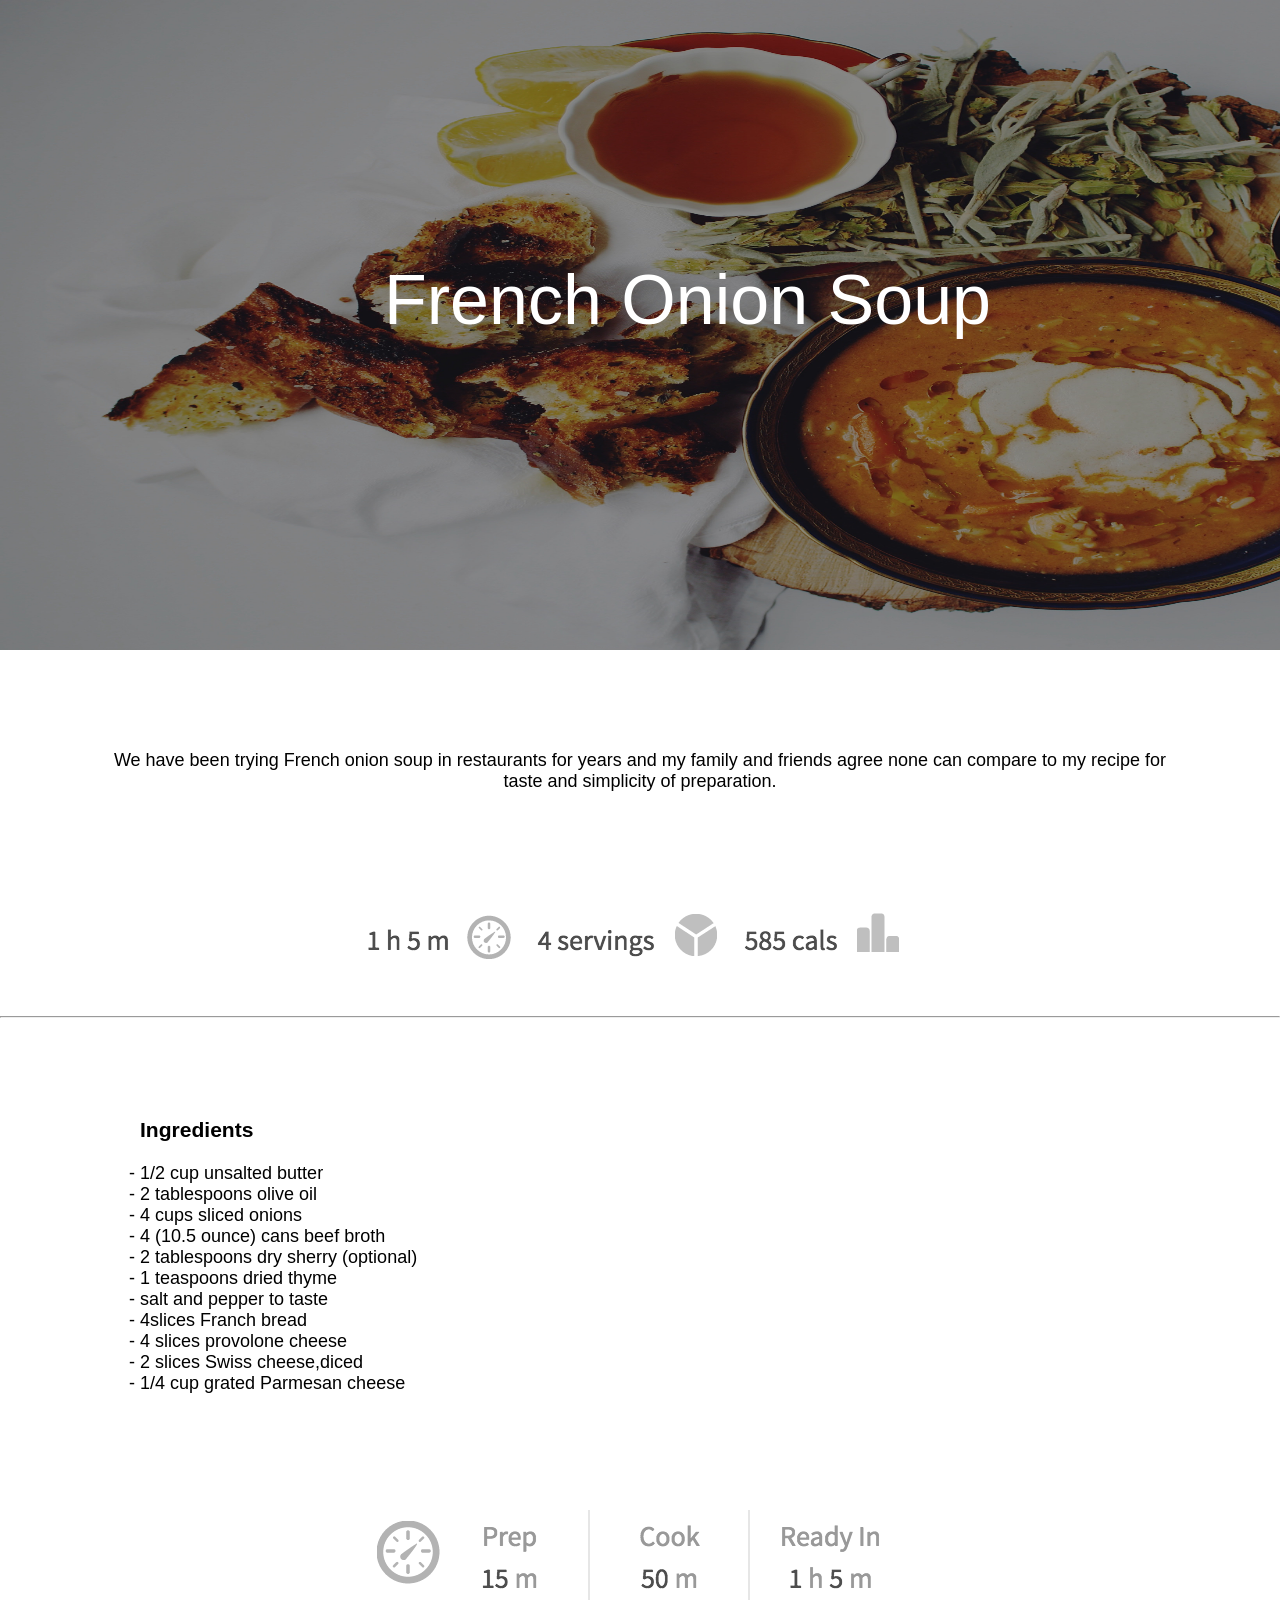
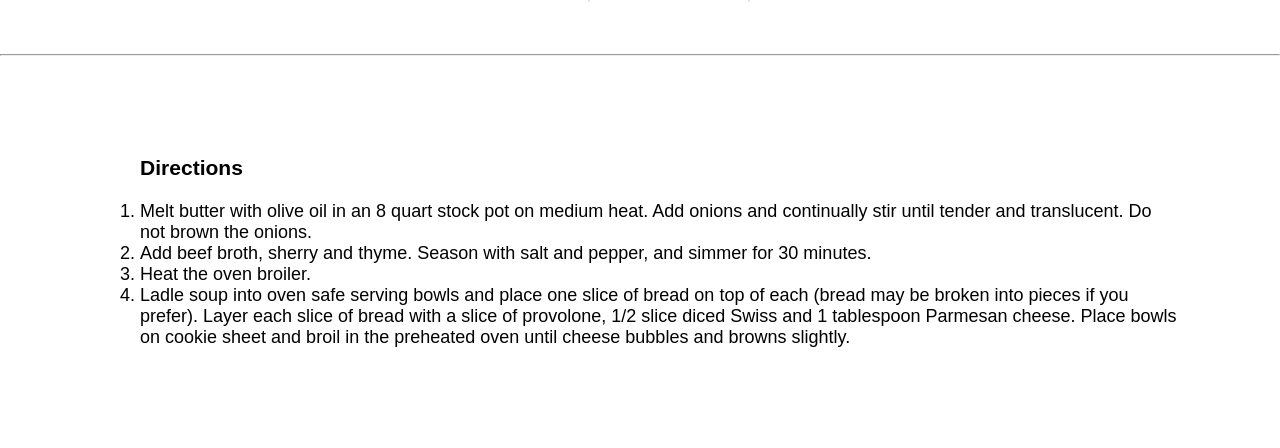
<file: HW1/index.html>
<html lang="en">
<head>
    <meta charset="UTF-8">
    <meta http-equiv="X-UA-Compatible" content="IE=edge">
    <meta name="viewport" content="width=device-width, initial-scale=1.0">
    <title>French Onion Soup Recipe</title>
    <link rel="stylesheet" href="style.css"/>
</head>
<body>
    <div class="container">
        <img src="images/soup.jpg" width="1600" height="650">
        <div class="center">French Onion Soup</div>
    </div>
    <div>

        <p>We have been trying French onion soup in restaurants for years and my family and friends agree
            none can compare to my recipe for taste and simplicity of preparation.</p>
        <img src="images/recipe-info.png" >
        <br>
        <hr>
        
        
        <ul> 
            <h3>Ingredients</h3>
            <li>1/2 cup unsalted butter</li>
            <li>2 tablespoons olive oil</li>
            <li>4 cups sliced onions</li>
            <li>4 (10.5 ounce) cans beef broth</li>
            <li>2 tablespoons dry sherry (optional)</li>
            <li>1 teaspoons dried thyme</li>
            <li>salt and pepper to taste</li>
            <li>4slices Franch bread</li>
            <li>4 slices provolone cheese</li>
            <li>2 slices Swiss cheese,diced</li>
            <li>1/4 cup grated Parmesan cheese</li>
            
        </ul>

        <img src="images/cooking-info.png">
        <br>
        <hr>
        
        <ol>
            <h3>Directions</h3>
            <li>Melt butter with olive oil in an 8 quart stock pot on medium heat.
                Add onions and continually stir until tender and translucent. Do not brown the onions.</li>
            <li>Add beef broth, sherry and
                thyme. Season with salt and pepper, and simmer for 30 minutes.</li>
            <li>Heat the oven broiler.</li>
            <li>Ladle soup into oven safe
                serving bowls and place one slice of bread on top of each (bread may be broken into pieces if you prefer). Layer
                each slice of bread with a slice of provolone, 1/2 slice diced Swiss and 1 tablespoon Parmesan cheese. Place bowls
                on cookie sheet and broil in the preheated oven until cheese bubbles and browns slightly.</li>
        </ol>

        
    </div>

</body>
</html>
</file>
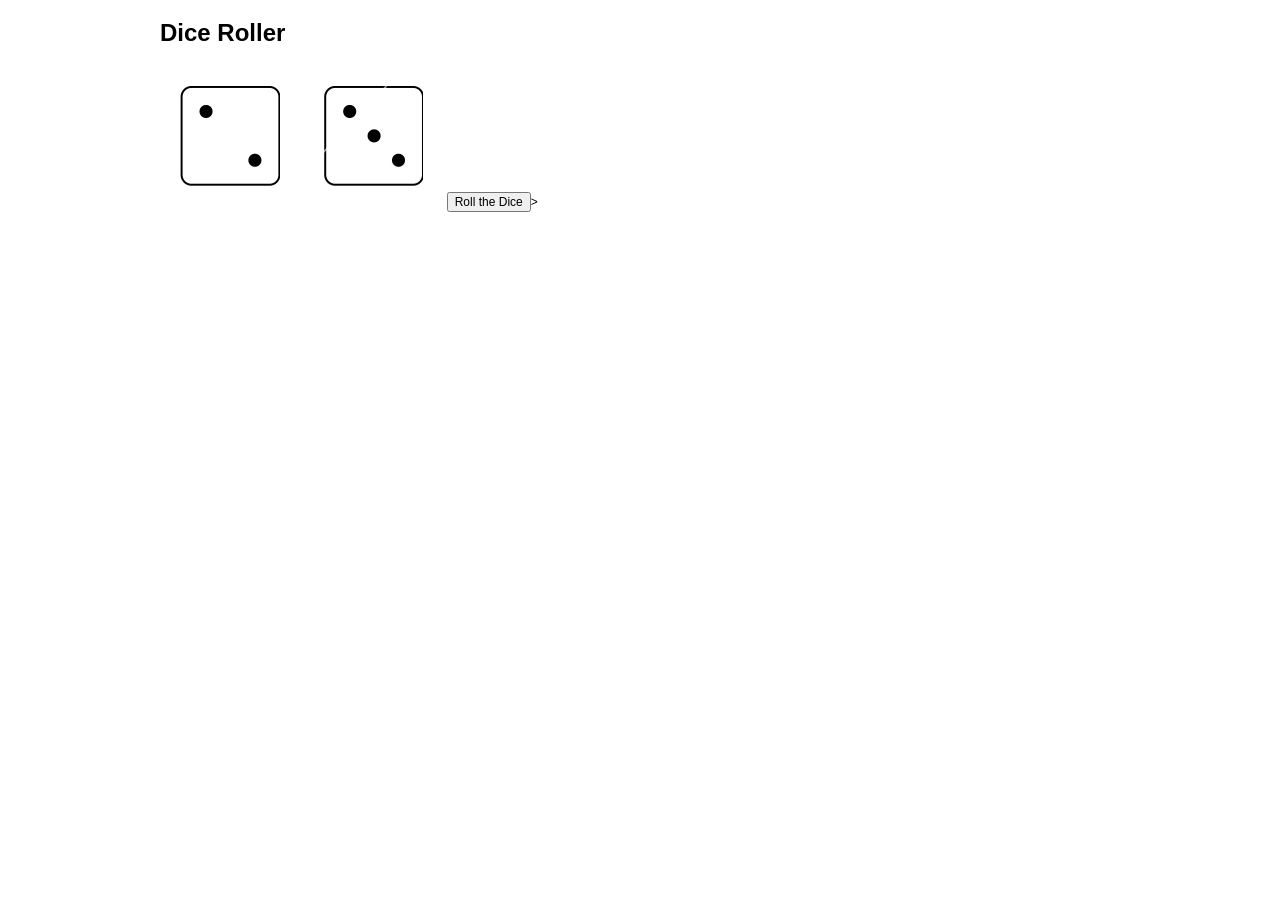
<file: HW3/index.html>
<!DOCTYPE html>
<!--[if lt IE 7]>      <html class="no-js lt-ie9 lt-ie8 lt-ie7"> <![endif]-->
<!--[if IE 7]>         <html class="no-js lt-ie9 lt-ie8"> <![endif]-->
<!--[if IE 8]>         <html class="no-js lt-ie9"> <![endif]-->
<!--[if gt IE 8]><!--> <html class="no-js"> <!--<![endif]-->
  <head>
    <title>Dice Roller</title>
    <meta charset="utf-8">
    <meta http-equiv="X-UA-Compatible" content="IE=edge">
    <meta name="description" content="Your description goes here">
    <meta name="keywords" content="one, two, three">

    <!-- Place favicon.ico and apple-touch-icon.png in the root directory -->

    <!-- external CSS link -->
    <link rel="stylesheet" href="css/normalize.css">
    <link rel="stylesheet" href="css/style.css">
    <meta name="viewport" content="width=device-width">

  </head>
  <body>
    <div id="container">
      <header>
        <h1>Dice Roller</h1>
      </header>
      <section id="content">
        <span class="dice dice-2" id="first-die"></span>
        <span class="dice dice-3" id="second-die"></span>
        <input id="roll-dice" type="button" value="Roll the Dice" onclick="Rolldice()">>
      </section>
    </div><!-- #container -->
    <script type="text/javascript" src="js/app.js"></script>
  </body>
</html>
</file>
<file: HW1/style.css>
/*Some necessary adjustments*/
h1, body, html, main {
    margin: 0;
  }
  /*Import the font and set the default size*/
  html {
    font-family: 'Open Sans', sans-serif;
    font-size: 18px
  }

.center{
    position: absolute;
    bottom: 0;
    left: 30%;
    top: 40%;
    font-size: 70px;
    color: white;
  }

.container {
    position: relative;

}

img{
    display:block;
    margin-left: auto;
    margin-right: auto;
  }

p{
    margin: 100px;
    text-align:center;
    font-size: 100%;
}

ul {
    margin: 100px;
    
    list-style-type: " - ";
}

ol {
    margin: 100px;
    
}
</file>
<file: HW3/css/style.css>
/*
Project Name: Blank Template
Client: Your Client
Author: Your Name
Developer @GA in NYC
*/


/******************************************
/* SETUP
/*******************************************/

/* Box Model Hack */
* {
    -moz-box-sizing: border-box; /* Firexfox */
    -webkit-box-sizing: border-box; /* Safari/Chrome/iOS/Android */
    box-sizing: border-box; /* IE */
}

/* Clear fix hack */
.clearfix:after {
    content: ".";
    display: block;
    clear: both;
    visibility: hidden;
    line-height: 0;
    height: 0;
}

.clear {
   clear: both;
}

.alignright {
   float: right;
   padding: 0 0 10px 10px; /* note the padding around a right floated image */
}

.alignleft {
   float: left;
   padding: 0 10px 10px 0; /* note the padding around a left floated image */
}

/******************************************
/* BASE STYLES
/*******************************************/

body {
    color: #000;
    font-size: 12px;
    line-height: 1.4;
    font-family: Helvetica, Arial, sans-serif;
}


/******************************************
/* LAYOUT
/*******************************************/

/* Center the container */
#container {
   width: 960px;
   margin: auto;
}

#content span {
 width: 100px;
 height: 100px;
 display: inline-block;
 margin: 20px;
 background-repeat: no-repeat;
 background-position: top left;
}

.dice-1 {
 background-image: url('../img/1.png');
}
.dice-2 {
 background-image: url('../img/2.png');
}
.dice-3 {
 background-image: url('../img/3.png');
}
.dice-4 {
 background-image: url('../img/4.png');
}
.dice-5 {
 background-image: url('../img/5.png');
}
.dice-6 {
 background-image: url('../img/6.png');
}
/******************************************
/* ADDITIONAL STYLES
/*******************************************/
</file>
